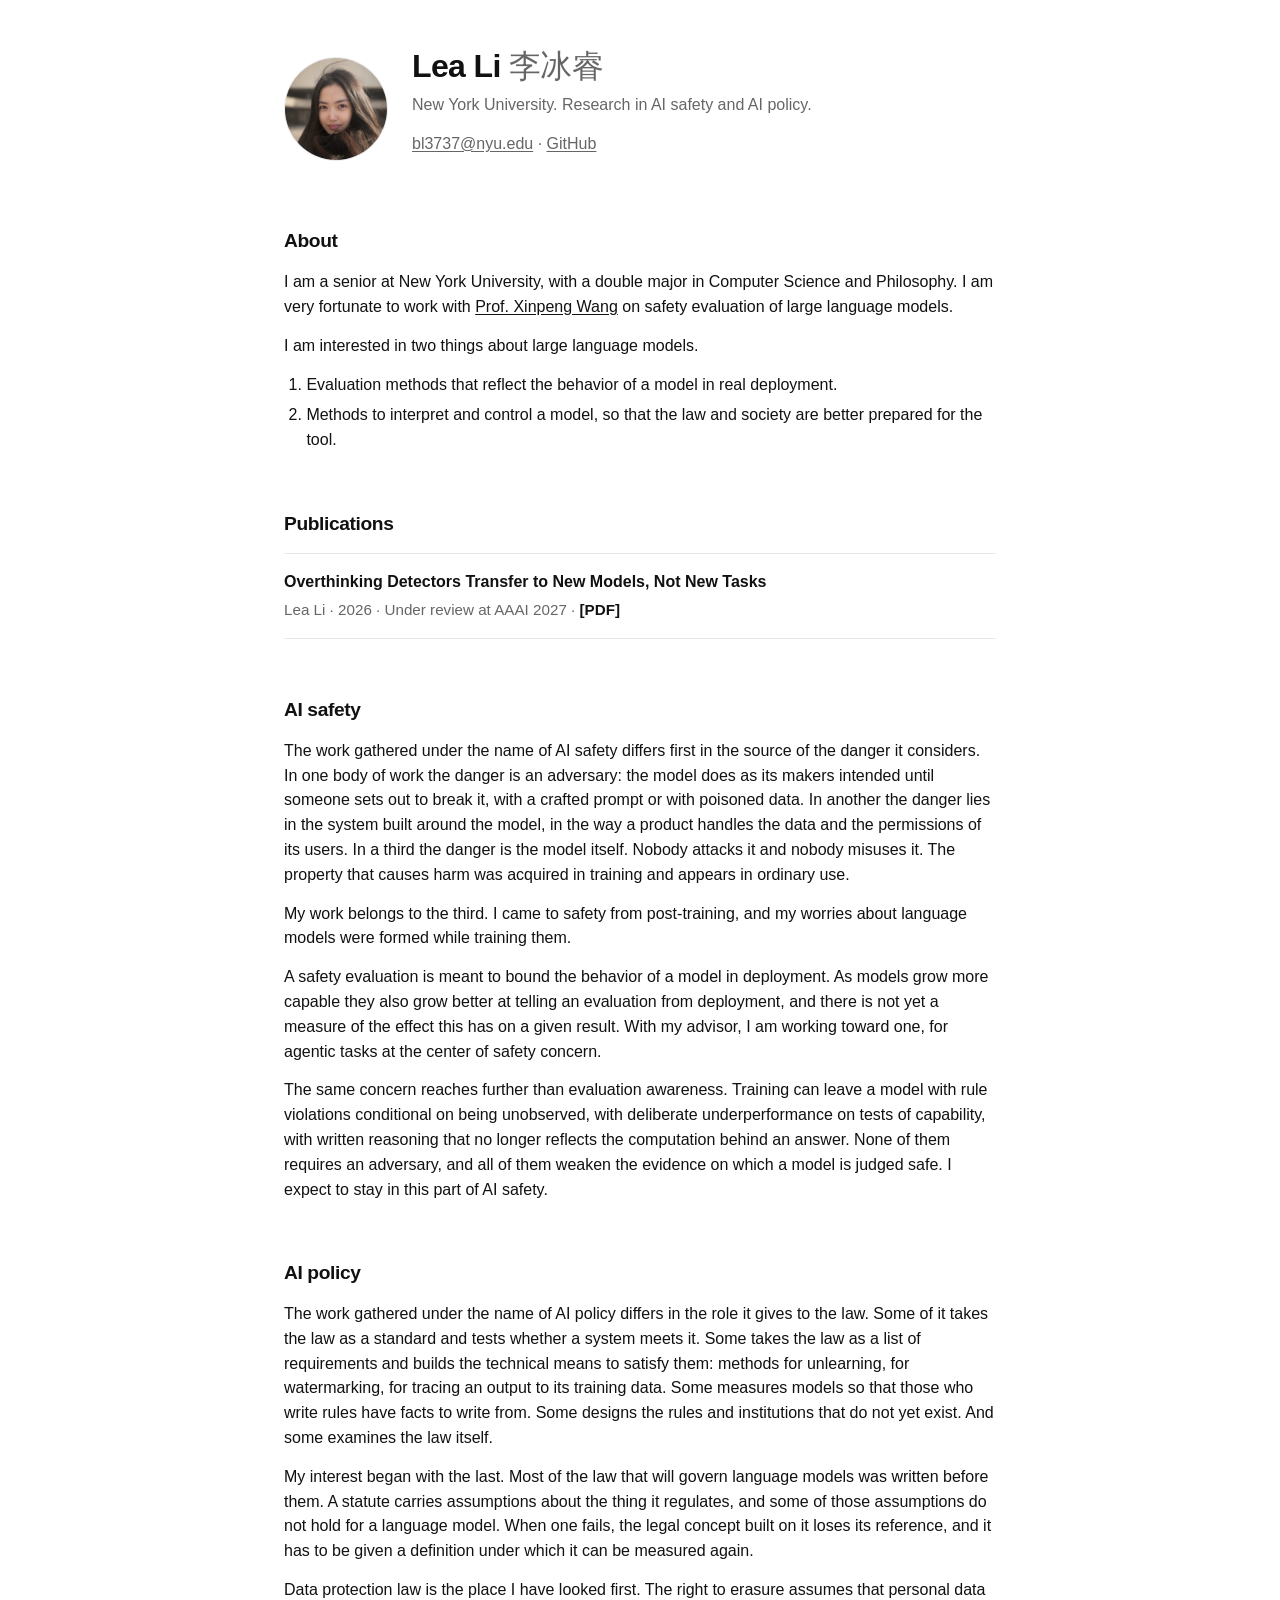
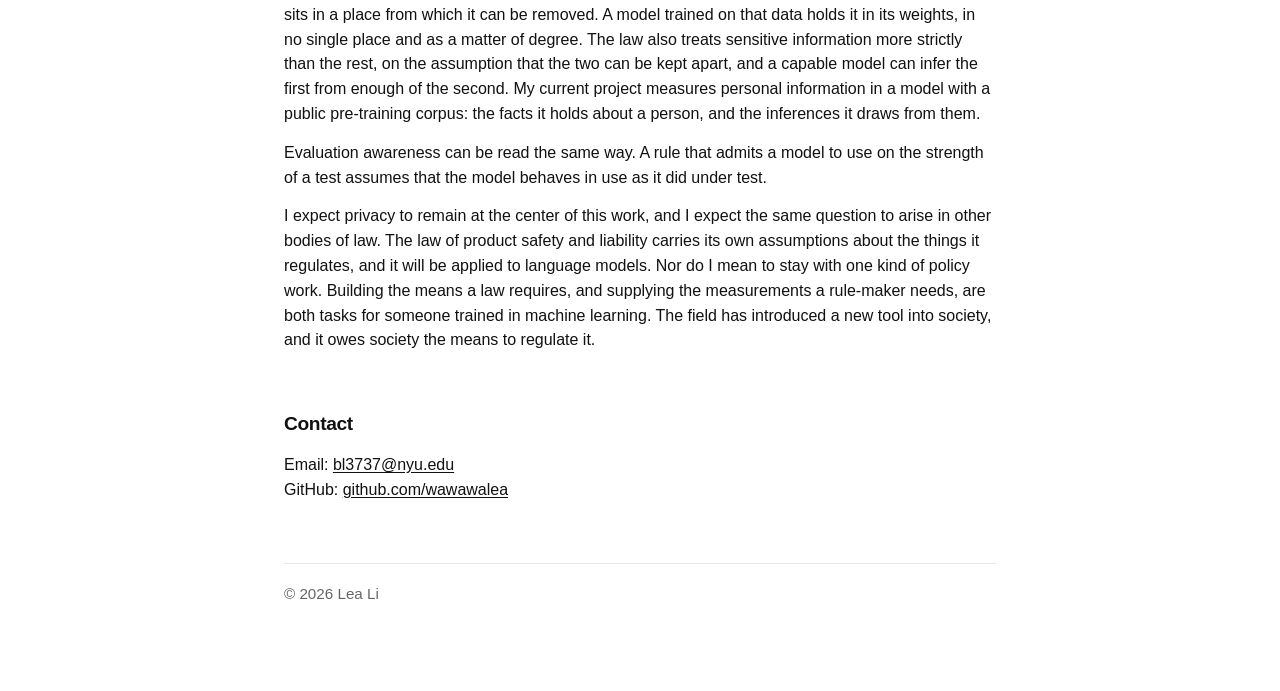
<file: index.html>
<!DOCTYPE html>
<html lang="en">
<head>
  <meta charset="UTF-8" />
  <meta name="viewport" content="width=device-width, initial-scale=1.0" />
  <title>Lea Li (李冰睿) | NYU | AI Safety and AI Policy</title>
  <meta name="description" content="Lea Li (李冰睿) is a senior at New York University (NYU) in Computer Science and Philosophy. Her research is in AI safety and AI policy for large language models: evaluation awareness, and data protection law as applied to language models." />
  <meta name="author" content="Lea Li" />
  <link rel="canonical" href="https://wawawalea.github.io/" />

  <!-- Open Graph / social + richer indexing signals -->
  <meta property="og:type" content="profile" />
  <meta property="og:title" content="Lea Li (李冰睿) | NYU" />
  <meta property="og:description" content="Lea Li, a senior at NYU in Computer Science and Philosophy. Research in AI safety and AI policy for large language models." />
  <meta property="og:url" content="https://wawawalea.github.io/" />
  <meta property="og:image" content="https://wawawalea.github.io/profile.png" />
  <meta property="profile:first_name" content="Lea" />
  <meta property="profile:last_name" content="Li" />
  <meta name="twitter:card" content="summary" />

  <!-- Structured data: tells Google this page is about the person "Lea Li" at NYU -->
  <script type="application/ld+json">
  {
    "@context": "https://schema.org",
    "@type": "Person",
    "name": "Lea Li",
    "alternateName": "李冰睿",
    "url": "https://wawawalea.github.io/",
    "image": "https://wawawalea.github.io/profile.png",
    "email": "mailto:bl3737@nyu.edu",
    "jobTitle": "Student",
    "affiliation": {
      "@type": "CollegeOrUniversity",
      "name": "New York University",
      "alternateName": "NYU"
    },
    "alumniOf": {
      "@type": "CollegeOrUniversity",
      "name": "New York University"
    },
    "knowsAbout": [
      "Large Language Models",
      "AI Safety",
      "AI Policy",
      "Evaluation Awareness",
      "Data Protection Law",
      "Privacy in Machine Learning",
      "Philosophy"
    ],
    "sameAs": [
      "https://github.com/wawawalea"
    ]
  }
  </script>
  <style>
    :root {
      --bg: #ffffff;
      --text: #111111;
      --muted: #666666;
      --line: #e8e8e8;
      --line-dark: #cfcfcf;
      --chip: #f7f7f7;
      --hover: #f3f3f3;
      --max: 760px;
    }
    * { box-sizing: border-box; }
    html { scroll-behavior: smooth; }
    body {
      margin: 0;
      background: var(--bg);
      color: var(--text);
      font-family: -apple-system, BlinkMacSystemFont, "Segoe UI", Helvetica, Arial, sans-serif;
      line-height: 1.55;
      font-size: 16px;
    }
    main {
      max-width: var(--max);
      margin: 0 auto;
      padding: 48px 24px 72px;
    }
    section { margin-top: 56px; }
    h1, h2, h3 { font-weight: 600; letter-spacing: -0.02em; margin: 0; }
    h1 { font-size: 2rem; line-height: 1.15; }
    h2 { font-size: 1.2rem; margin-bottom: 14px; }
    h3 { font-size: 1rem; }
    p { margin: 0 0 14px; }
    a { color: inherit; text-underline-offset: 2px; }
    .muted { color: var(--muted); }
    .masthead {
      display: grid;
      grid-template-columns: 104px 1fr;
      gap: 24px;
      align-items: center;
    }
    .photo-wrap {
      width: 104px; height: 104px;
      border-radius: 50%; overflow: hidden;
      border: 1px solid var(--line);
      background: #fafafa;
      display: flex; align-items: center; justify-content: center;
    }
    .photo { width: 100%; height: 100%; object-fit: cover; display: block; }
    .fallback {
      color: #888;
      font-size: 1.35rem;
      letter-spacing: 0.04em;
    }
    .cn { font-weight: 500; color: var(--muted); }
    .note { display: inline-block; font-weight: 400; color: var(--muted); font-size: 0.95rem; }
    .affil { margin-top: 8px; color: var(--muted); }
    .contact-line { color: var(--muted); margin-top: 8px; }
    .about p:last-child { margin-bottom: 0; }
    .interests { margin: 0; padding-left: 1.4em; }
    .interests li { margin-bottom: 6px; }
    .topics {
      margin: 18px 0;
      border-top: 1px solid var(--line);
    }
    .topic {
      display: grid;
      grid-template-columns: 215px 1fr;
      gap: 12px;
      padding: 10px 0;
      border-bottom: 1px solid var(--line);
    }
    .topic-field { color: var(--muted); }
    .aside {
      font-size: 0.92rem;
      color: var(--muted);
      border-left: 2px solid var(--line-dark);
      padding-left: 14px;
      margin-top: 18px;
    }
    @media (max-width: 540px) {
      .topic { grid-template-columns: 1fr; gap: 2px; }
    }
    .chips {
      display: flex;
      flex-wrap: wrap;
      gap: 10px;
      margin-top: 14px;
    }
    .chip {
      display: inline-flex;
      align-items: center;
      padding: 7px 11px;
      border: 1px solid var(--line);
      background: var(--chip);
      border-radius: 999px;
      font-size: 0.92rem;
      color: #444;
    }
    .pub-list {
      border-top: 1px solid var(--line);
    }
    .pub {
      border-bottom: 1px solid var(--line);
      padding: 16px 0;
    }
    .pub-title { font-size: 1rem; font-weight: 600; }
    .pub-meta { color: var(--muted); margin-top: 4px; font-size: 0.95rem; }
    .pub-link { font-weight: 600; color: var(--text); text-decoration: none; }
    .pub-link:hover { text-decoration: underline; text-underline-offset: 3px; }
    .project-list {
      border-top: 1px solid var(--line);
    }
    .project {
      border-bottom: 1px solid var(--line);
      padding: 18px 0;
    }
    .project button {
      all: unset;
      cursor: pointer;
      display: block;
      width: 100%;
    }
    .project button:hover .project-title { text-decoration: underline; text-underline-offset: 3px; }
    .project-row {
      display: flex;
      justify-content: space-between;
      gap: 18px;
      align-items: baseline;
    }
    .project-num { color: var(--muted); min-width: 64px; }
    .project-main { flex: 1; }
    .project-title { font-size: 1rem; font-weight: 600; }
    .project-summary { color: var(--muted); margin-top: 4px; }
    .drawer {
      max-height: 0;
      overflow: hidden;
      transition: max-height 0.28s ease;
    }
    .drawer-inner {
      padding: 14px 0 2px 64px;
      color: #333;
    }
    .detail {
      margin: 0 0 10px;
    }
    .detail-label {
      display: inline-block;
      min-width: 88px;
      color: var(--muted);
    }
    .triptych-intro { max-width: 680px; }
    .triptych {
      display: grid;
      grid-template-columns: repeat(3, 1fr);
      gap: 18px;
      margin-top: 20px;
    }
    .panel {
      border-top: 1px solid var(--text);
      padding-top: 14px;
    }
    .panel-title {
      font-size: 1rem;
      font-weight: 600;
      margin-bottom: 6px;
    }
    .panel-sub { color: var(--muted); font-size: 0.95rem; margin-bottom: 16px; }
    .panel-text { color: #333; font-size: 0.97rem; }
    footer {
      margin-top: 60px;
      padding-top: 18px;
      border-top: 1px solid var(--line);
      color: var(--muted);
      font-size: 0.95rem;
    }
    .site-nav {
      position: fixed;
      top: 18px;
      right: 24px;
      z-index: 20;
      display: flex;
      gap: 6px;
      padding: 5px;
      border: 1px solid var(--line);
      border-radius: 999px;
      background: rgba(255, 255, 255, 0.92);
      backdrop-filter: blur(10px);
    }
    .site-nav a {
      padding: 6px 11px;
      border-radius: 999px;
      color: var(--muted);
      font-size: 0.9rem;
      text-decoration: none;
    }
    .site-nav a:hover,
    .site-nav a[aria-current="page"] {
      color: var(--text);
      background: var(--hover);
    }
    .route-page[hidden] { display: none; }
    .writing-header { margin-bottom: 42px; }
    .writing-header p { color: var(--muted); max-width: 620px; }
    .writing-list {
      border-top: 1px solid var(--line);
    }
    .writing-item {
      display: block;
      padding: 24px 0 26px;
      border-bottom: 1px solid var(--line);
      color: inherit;
      text-decoration: none;
    }
    .writing-item:hover .writing-title { text-decoration: underline; text-underline-offset: 4px; }
    .writing-meta { color: var(--muted); font-size: 0.92rem; margin-bottom: 7px; }
    .writing-title { font-size: 1.16rem; font-weight: 600; }
    .writing-summary { color: var(--muted); margin: 8px 0 0; max-width: 650px; }
    @media (max-width: 720px) {
      .site-nav { position: absolute; top: 12px; right: 14px; }
      main { padding-top: 76px; }
      .masthead { grid-template-columns: 1fr; }
      .project-row { display: block; }
      .project-num { display: block; margin-bottom: 4px; }
      .drawer-inner { padding-left: 0; }
      .triptych { grid-template-columns: 1fr; gap: 28px; }
      .panel { min-height: unset; }
    }
  </style>
</head>
<body>
  <nav class="site-nav" aria-label="Primary navigation">
    <a href="#/" data-route="home">Home</a>
    <a href="#/writing" data-route="writing">Writing</a>
  </nav>

  <main id="home-page" class="route-page">
    <header class="masthead">
      <div class="photo-wrap">
        <img class="photo" src="profile.png" alt="Lea Li" onerror="this.style.display='none'; this.nextElementSibling.style.display='flex';" />
        <div class="fallback" style="display:none;">LL</div>
      </div>
      <div>
        <h1>
          Lea Li <span class="cn">李冰睿</span>
        </h1>
        <p class="affil">New York University. Research in AI safety and AI policy.</p>
        <p class="contact-line">
          <a href="mailto:bl3737@nyu.edu">bl3737@nyu.edu</a> &middot;
          <a href="https://github.com/wawawalea" target="_blank" rel="noopener">GitHub</a>
        </p>
      </div>
    </header>

    <section class="about" id="about">
      <h2>About</h2>
      <p>I am a senior at New York University, with a double major in Computer Science and Philosophy. I am very fortunate to work with <a href="https://xinpeng-wang.github.io/" target="_blank" rel="noopener">Prof. Xinpeng Wang</a> on safety evaluation of large language models.</p>
      <p>I am interested in two things about large language models.</p>
      <ol class="interests">
        <li>Evaluation methods that reflect the behavior of a model in real deployment.</li>
        <li>Methods to interpret and control a model, so that the law and society are better prepared for the tool.</li>
      </ol>
    </section>

    <section id="publications">
      <h2>Publications</h2>
      <div class="pub-list">
        <div class="pub">
          <div class="pub-title">Overthinking Detectors Transfer to New Models, Not New Tasks</div>
          <div class="pub-meta">
            Lea Li &middot; 2026 &middot; Under review at AAAI 2027 &middot;
            <a class="pub-link" href="overthinking-detectors-2026.pdf" target="_blank" rel="noopener">[PDF]</a>
          </div>
        </div>
      </div>
    </section>

    <section id="safety">
      <h2>AI safety</h2>
      <p>
        The work gathered under the name of AI safety differs first in the source of the danger it considers. In one body of work the danger is an adversary: the model does as its makers intended until someone sets out to break it, with a crafted prompt or with poisoned data. In another the danger lies in the system built around the model, in the way a product handles the data and the permissions of its users. In a third the danger is the model itself. Nobody attacks it and nobody misuses it. The property that causes harm was acquired in training and appears in ordinary use.
      </p>
      <p>
        My work belongs to the third. I came to safety from post-training, and my worries about language models were formed while training them.
      </p>
      <p>
        A safety evaluation is meant to bound the behavior of a model in deployment. As models grow more capable they also grow better at telling an evaluation from deployment, and there is not yet a measure of the effect this has on a given result. With my advisor, I am working toward one, for agentic tasks at the center of safety concern.
      </p>
      <p>
        The same concern reaches further than evaluation awareness. Training can leave a model with rule violations conditional on being unobserved, with deliberate underperformance on tests of capability, with written reasoning that no longer reflects the computation behind an answer. None of them requires an adversary, and all of them weaken the evidence on which a model is judged safe. I expect to stay in this part of AI safety.
      </p>
    </section>

    <section id="policy">
      <h2>AI policy</h2>
      <p>
        The work gathered under the name of AI policy differs in the role it gives to the law. Some of it takes the law as a standard and tests whether a system meets it. Some takes the law as a list of requirements and builds the technical means to satisfy them: methods for unlearning, for watermarking, for tracing an output to its training data. Some measures models so that those who write rules have facts to write from. Some designs the rules and institutions that do not yet exist. And some examines the law itself.
      </p>
      <p>
        My interest began with the last. Most of the law that will govern language models was written before them. A statute carries assumptions about the thing it regulates, and some of those assumptions do not hold for a language model. When one fails, the legal concept built on it loses its reference, and it has to be given a definition under which it can be measured again.
      </p>
      <p>
        Data protection law is the place I have looked first. The right to erasure assumes that personal data sits in a place from which it can be removed. A model trained on that data holds it in its weights, in no single place and as a matter of degree. The law also treats sensitive information more strictly than the rest, on the assumption that the two can be kept apart, and a capable model can infer the first from enough of the second. My current project measures personal information in a model with a public pre-training corpus: the facts it holds about a person, and the inferences it draws from them.
      </p>
      <p>
        Evaluation awareness can be read the same way. A rule that admits a model to use on the strength of a test assumes that the model behaves in use as it did under test.
      </p>
      <p>
        I expect privacy to remain at the center of this work, and I expect the same question to arise in other bodies of law. The law of product safety and liability carries its own assumptions about the things it regulates, and it will be applied to language models. Nor do I mean to stay with one kind of policy work. Building the means a law requires, and supplying the measurements a rule-maker needs, are both tasks for someone trained in machine learning. The field has introduced a new tool into society, and it owes society the means to regulate it.
      </p>
    </section>

    <section id="contact">
      <h2>Contact</h2>
      <p>
        Email: <a href="mailto:bl3737@nyu.edu">bl3737@nyu.edu</a><br />
        GitHub: <a href="https://github.com/wawawalea" target="_blank" rel="noopener">github.com/wawawalea</a>
      </p>
    </section>

    <footer>
      <p>&copy; <span class="current-year"></span> Lea Li</p>
    </footer>
  </main>

  <main id="writing-page" class="route-page" hidden>
    <header class="writing-header">
      <h1>Writing</h1>
      <p>Research maps and essays on mechanistic interpretability, machine learning, and philosophy.</p>
    </header>

    <div class="writing-list">
      <a class="writing-item" href="mechanistic-interpretability-decision-forest-2026.html">
        <div class="writing-meta">August 7, 2026 &middot; Interactive research map</div>
        <div class="writing-title">Mechanistic Interpretability in 2026: A Decision Forest</div>
        <p class="writing-summary">A structured map of the field's problems, methods, evidence standards, open disagreements, and metaphysical positions.</p>
      </a>
    </div>

    <footer>
      <p>&copy; <span class="current-year"></span> Lea Li</p>
    </footer>
  </main>

  <script>
    document.querySelectorAll('.current-year').forEach((el) => {
      el.textContent = new Date().getFullYear();
    });

    const routePages = {
      home: document.getElementById('home-page'),
      writing: document.getElementById('writing-page')
    };

    function renderRoute() {
      const route = window.location.hash === '#/writing' ? 'writing' : 'home';
      Object.entries(routePages).forEach(([name, page]) => {
        page.hidden = name !== route;
      });
      document.querySelectorAll('[data-route]').forEach((link) => {
        if (link.dataset.route === route) link.setAttribute('aria-current', 'page');
        else link.removeAttribute('aria-current');
      });
      window.scrollTo(0, 0);
    }

    window.addEventListener('hashchange', renderRoute);
    renderRoute();

    const toggles = document.querySelectorAll('.project-toggle');
    toggles.forEach((btn) => {
      btn.addEventListener('click', () => {
        const drawer = btn.parentElement.querySelector('.drawer');
        const expanded = btn.getAttribute('aria-expanded') === 'true';
        btn.setAttribute('aria-expanded', String(!expanded));
        if (expanded) {
          drawer.style.maxHeight = '0px';
        } else {
          drawer.style.maxHeight = drawer.scrollHeight + 'px';
        }
      });
    });
  </script>
</body>
</html>
</file>
